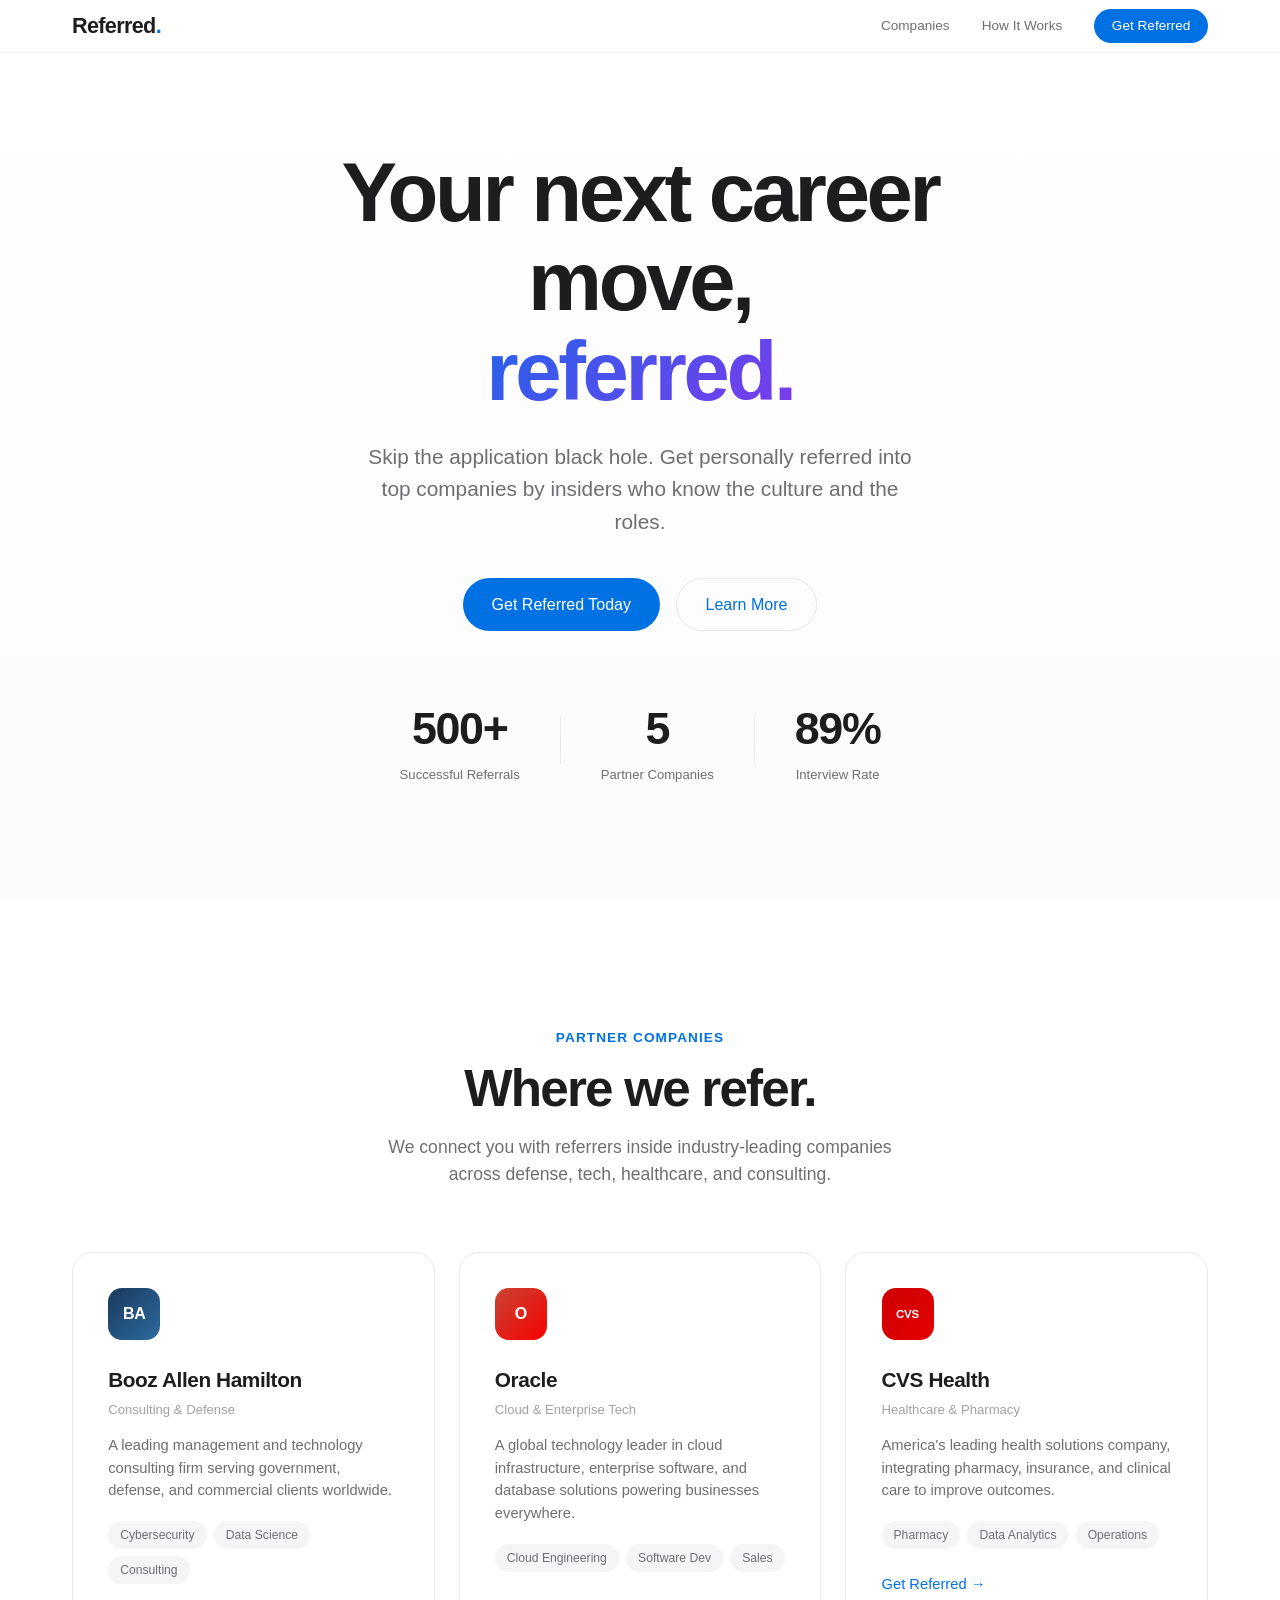
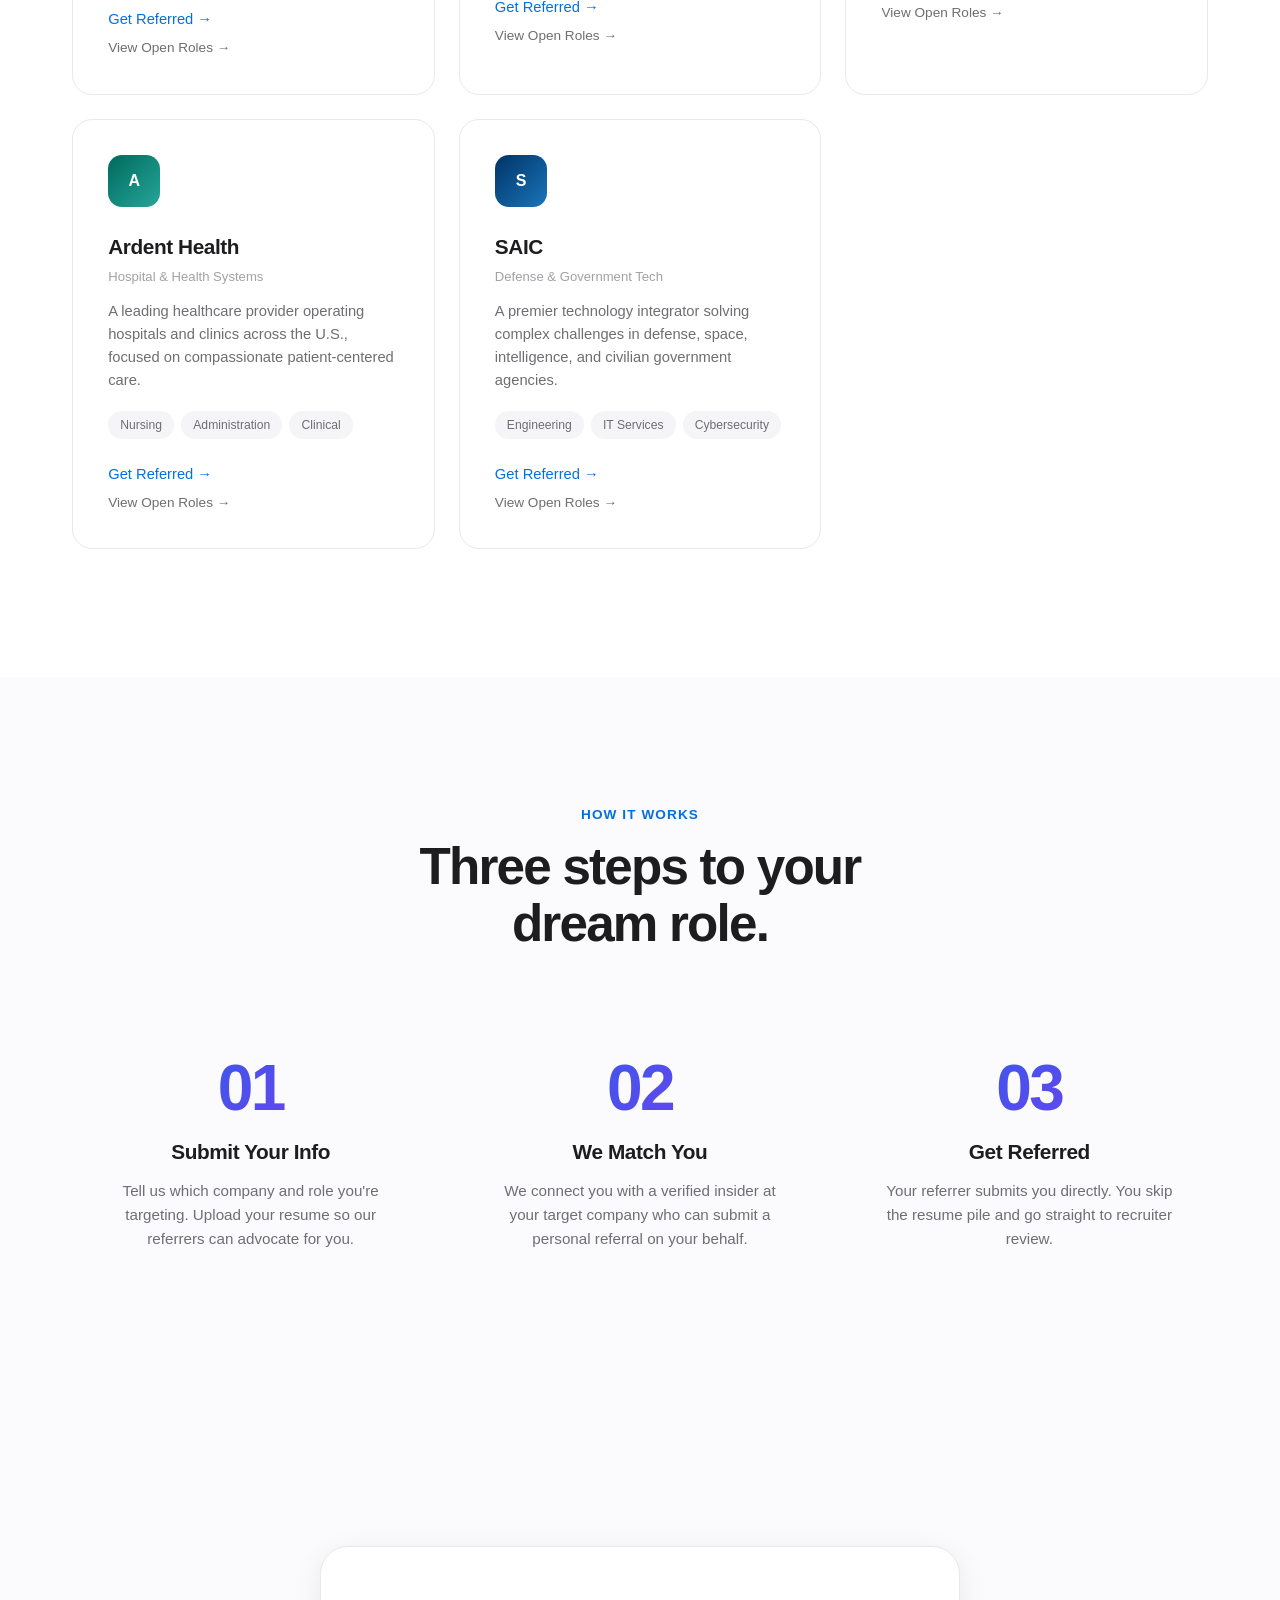
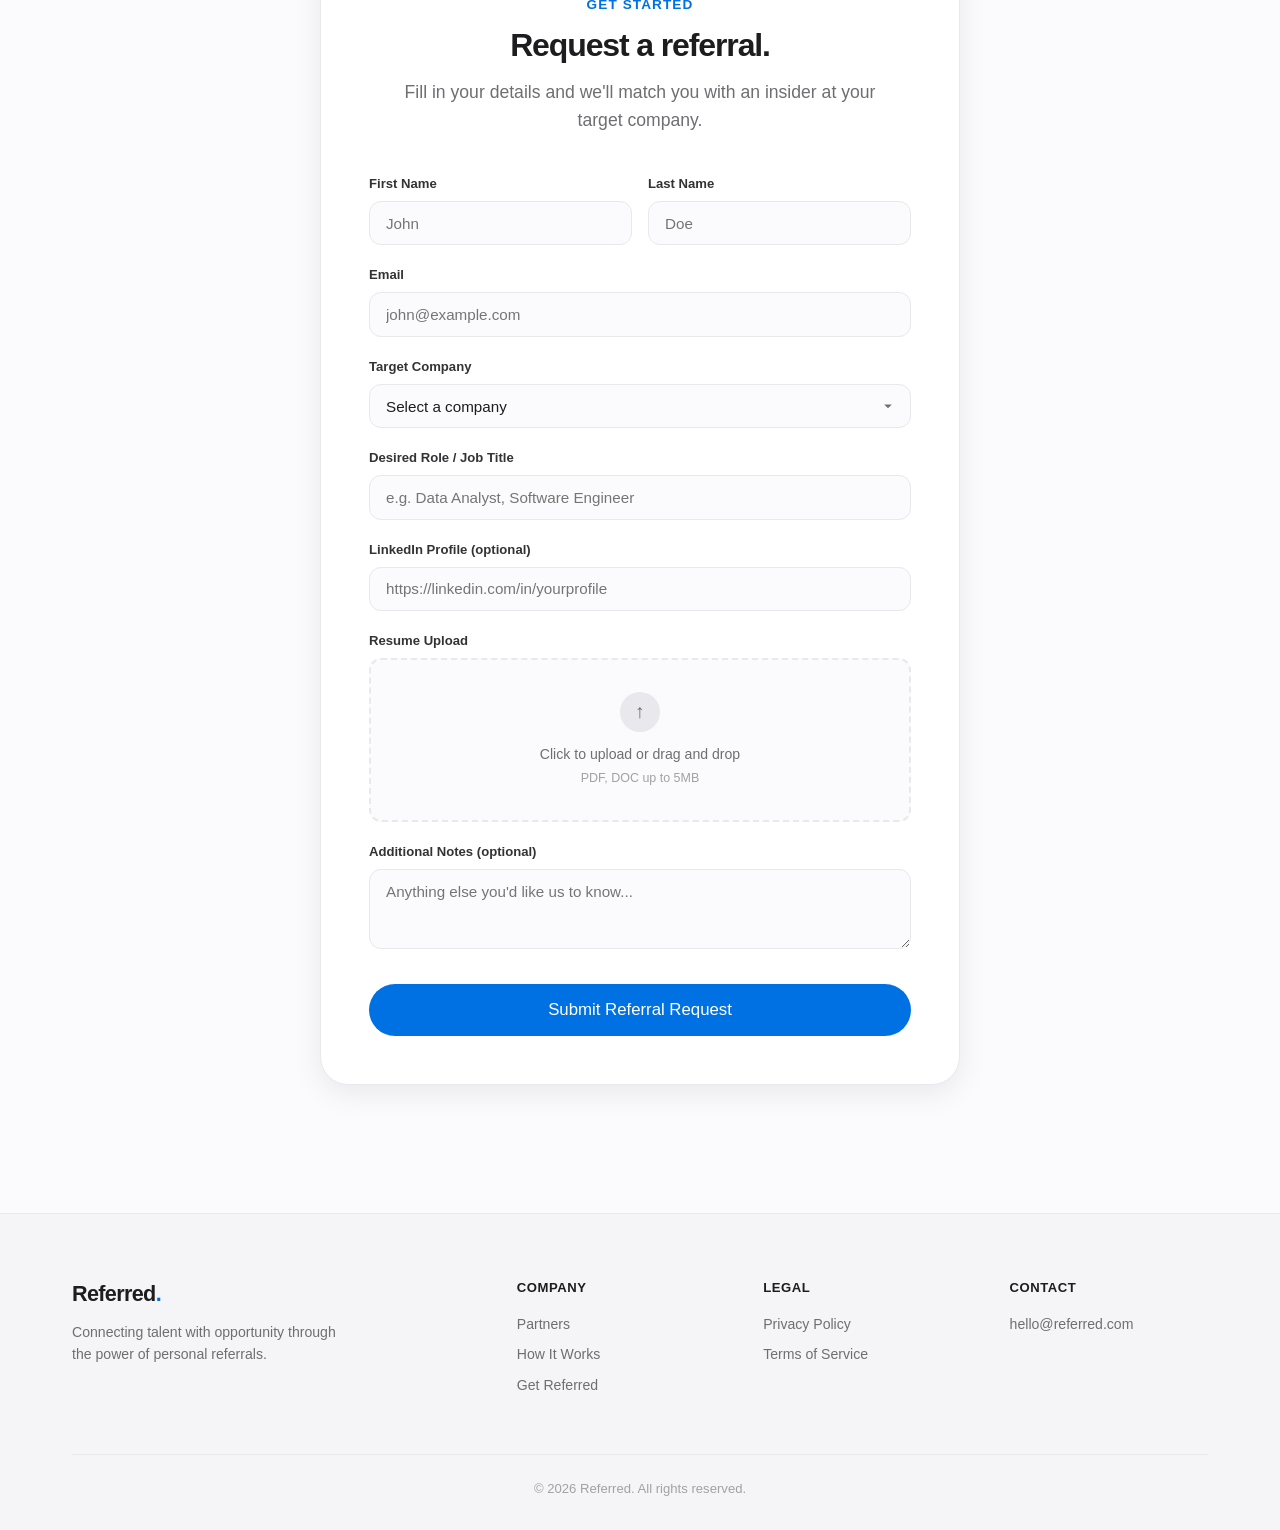
<file: index.html>
<!DOCTYPE html>
<html lang="en">
<head>
  <meta charset="UTF-8">
  <meta name="viewport" content="width=device-width, initial-scale=1.0">
  <title>Referred — Get Hired Through Insider Referrals</title>
  <link rel="stylesheet" href="style.css">
</head>
<body>

  <!-- Navigation -->
  <nav class="navbar">
    <div class="nav-container">
      <a href="#" class="nav-logo">Referred<span class="dot">.</span></a>
      <div class="nav-links">
        <a href="#companies">Companies</a>
        <a href="#how-it-works">How It Works</a>
        <a href="#referral" class="nav-cta">Get Referred</a>
      </div>
      <button class="mobile-toggle" aria-label="Menu">
        <span></span><span></span>
      </button>
    </div>
  </nav>

  <!-- Hero -->
  <section class="hero">
    <div class="hero-content">
      <h1 class="hero-title fade-in">
        Your next career move,<br>
        <span class="gradient-text">referred.</span>
      </h1>
      <p class="hero-subtitle fade-in delay-1">
        Skip the application black hole. Get personally referred into
        top companies by insiders who know the culture and the roles.
      </p>
      <div class="hero-actions fade-in delay-2">
        <a href="#referral" class="btn btn-primary">Get Referred Today</a>
        <a href="#how-it-works" class="btn btn-secondary">Learn More</a>
      </div>
      <div class="hero-stats fade-in delay-3">
        <div class="stat">
          <span class="stat-number" data-target="500">0</span><span class="stat-suffix">+</span>
          <span class="stat-label">Successful Referrals</span>
        </div>
        <div class="stat-divider"></div>
        <div class="stat">
          <span class="stat-number" data-target="5">0</span>
          <span class="stat-label">Partner Companies</span>
        </div>
        <div class="stat-divider"></div>
        <div class="stat">
          <span class="stat-number" data-target="89">0</span><span class="stat-suffix">%</span>
          <span class="stat-label">Interview Rate</span>
        </div>
      </div>
    </div>
  </section>

  <!-- Companies -->
  <section id="companies" class="companies">
    <div class="section-container">
      <div class="section-header fade-in">
        <p class="section-tag">Partner Companies</p>
        <h2 class="section-title">Where we refer.</h2>
        <p class="section-subtitle">
          We connect you with referrers inside industry-leading companies
          across defense, tech, healthcare, and consulting.
        </p>
      </div>

      <div class="company-grid">

        <div class="company-card fade-in">
          <div class="company-icon">
            <div class="icon-circle booz">BA</div>
          </div>
          <h3>Booz Allen Hamilton</h3>
          <p class="company-type">Consulting & Defense</p>
          <p class="company-desc">
            A leading management and technology consulting firm serving government,
            defense, and commercial clients worldwide.
          </p>
          <div class="company-roles">
            <span class="role-tag">Cybersecurity</span>
            <span class="role-tag">Data Science</span>
            <span class="role-tag">Consulting</span>
          </div>
          <div class="card-actions">
            <a href="#referral" class="card-link">Get Referred <span>&rarr;</span></a>
            <a href="https://careers.boozallen.com/jobs/search" target="_blank" rel="noopener noreferrer" class="card-link card-link-secondary">View Open Roles <span>&rarr;</span></a>
          </div>
        </div>

        <div class="company-card fade-in">
          <div class="company-icon">
            <div class="icon-circle oracle">O</div>
          </div>
          <h3>Oracle</h3>
          <p class="company-type">Cloud & Enterprise Tech</p>
          <p class="company-desc">
            A global technology leader in cloud infrastructure, enterprise software,
            and database solutions powering businesses everywhere.
          </p>
          <div class="company-roles">
            <span class="role-tag">Cloud Engineering</span>
            <span class="role-tag">Software Dev</span>
            <span class="role-tag">Sales</span>
          </div>
          <div class="card-actions">
            <a href="#referral" class="card-link">Get Referred <span>&rarr;</span></a>
            <a href="https://careers.oracle.com/en/sites/jobsearch/jobs" target="_blank" rel="noopener noreferrer" class="card-link card-link-secondary">View Open Roles <span>&rarr;</span></a>
          </div>
        </div>

        <div class="company-card fade-in">
          <div class="company-icon">
            <div class="icon-circle cvs">CVS</div>
          </div>
          <h3>CVS Health</h3>
          <p class="company-type">Healthcare & Pharmacy</p>
          <p class="company-desc">
            America's leading health solutions company, integrating pharmacy,
            insurance, and clinical care to improve outcomes.
          </p>
          <div class="company-roles">
            <span class="role-tag">Pharmacy</span>
            <span class="role-tag">Data Analytics</span>
            <span class="role-tag">Operations</span>
          </div>
          <div class="card-actions">
            <a href="#referral" class="card-link">Get Referred <span>&rarr;</span></a>
            <a href="https://jobs.cvshealth.com/us/en/search-results" target="_blank" rel="noopener noreferrer" class="card-link card-link-secondary">View Open Roles <span>&rarr;</span></a>
          </div>
        </div>

        <div class="company-card fade-in">
          <div class="company-icon">
            <div class="icon-circle ardent">A</div>
          </div>
          <h3>Ardent Health</h3>
          <p class="company-type">Hospital & Health Systems</p>
          <p class="company-desc">
            A leading healthcare provider operating hospitals and clinics across
            the U.S., focused on compassionate patient-centered care.
          </p>
          <div class="company-roles">
            <span class="role-tag">Nursing</span>
            <span class="role-tag">Administration</span>
            <span class="role-tag">Clinical</span>
          </div>
          <div class="card-actions">
            <a href="#referral" class="card-link">Get Referred <span>&rarr;</span></a>
            <a href="https://jobs.ardenthealth.com/careers/jobs" target="_blank" rel="noopener noreferrer" class="card-link card-link-secondary">View Open Roles <span>&rarr;</span></a>
          </div>
        </div>

        <div class="company-card fade-in">
          <div class="company-icon">
            <div class="icon-circle saic">S</div>
          </div>
          <h3>SAIC</h3>
          <p class="company-type">Defense & Government Tech</p>
          <p class="company-desc">
            A premier technology integrator solving complex challenges in defense,
            space, intelligence, and civilian government agencies.
          </p>
          <div class="company-roles">
            <span class="role-tag">Engineering</span>
            <span class="role-tag">IT Services</span>
            <span class="role-tag">Cybersecurity</span>
          </div>
          <div class="card-actions">
            <a href="#referral" class="card-link">Get Referred <span>&rarr;</span></a>
            <a href="https://jobs.saic.com/" target="_blank" rel="noopener noreferrer" class="card-link card-link-secondary">View Open Roles <span>&rarr;</span></a>
          </div>
        </div>

      </div>
    </div>
  </section>

  <!-- How It Works -->
  <section id="how-it-works" class="how-it-works">
    <div class="section-container">
      <div class="section-header fade-in">
        <p class="section-tag">How It Works</p>
        <h2 class="section-title">Three steps to your<br>dream role.</h2>
      </div>

      <div class="steps-grid">
        <div class="step fade-in">
          <div class="step-number">01</div>
          <h3>Submit Your Info</h3>
          <p>Tell us which company and role you're targeting. Upload your resume so our referrers can advocate for you.</p>
        </div>
        <div class="step fade-in">
          <div class="step-number">02</div>
          <h3>We Match You</h3>
          <p>We connect you with a verified insider at your target company who can submit a personal referral on your behalf.</p>
        </div>
        <div class="step fade-in">
          <div class="step-number">03</div>
          <h3>Get Referred</h3>
          <p>Your referrer submits you directly. You skip the resume pile and go straight to recruiter review.</p>
        </div>
      </div>
    </div>
  </section>

  <!-- Referral Form -->
  <section id="referral" class="referral-section">
    <div class="section-container">
      <div class="form-wrapper fade-in">
        <div class="form-header">
          <p class="section-tag">Get Started</p>
          <h2 class="section-title">Request a referral.</h2>
          <p class="section-subtitle">Fill in your details and we'll match you with an insider at your target company.</p>
        </div>
        <form id="referral-form" class="referral-form" action="https://formsubmit.co/thelegendaryeman@gmail.com" method="POST" enctype="multipart/form-data">
          <input type="hidden" name="_next" value="https://egyagus.github.io/referred/?submitted=true">
          <input type="hidden" name="_captcha" value="false">
          <input type="hidden" name="_subject" value="New Referral Request">
          <div class="form-row">
            <div class="form-group">
              <label for="firstName">First Name</label>
              <input type="text" id="firstName" name="firstName" placeholder="John" required>
            </div>
            <div class="form-group">
              <label for="lastName">Last Name</label>
              <input type="text" id="lastName" name="lastName" placeholder="Doe" required>
            </div>
          </div>
          <div class="form-group">
            <label for="email">Email</label>
            <input type="email" id="email" name="email" placeholder="john@example.com" required>
          </div>
          <div class="form-group">
            <label for="company">Target Company</label>
            <select id="company" name="company" required>
              <option value="" disabled selected>Select a company</option>
              <option value="booz-allen">Booz Allen Hamilton</option>
              <option value="oracle">Oracle</option>
              <option value="cvs-health">CVS Health</option>
              <option value="ardent-health">Ardent Health</option>
              <option value="saic">SAIC</option>
            </select>
          </div>
          <div class="form-group">
            <label for="role">Desired Role / Job Title</label>
            <input type="text" id="role" name="role" placeholder="e.g. Data Analyst, Software Engineer" required>
          </div>
          <div class="form-group">
            <label for="linkedin">LinkedIn Profile (optional)</label>
            <input type="url" id="linkedin" name="linkedin" placeholder="https://linkedin.com/in/yourprofile">
          </div>
          <div class="form-group">
            <label for="resume">Resume Upload</label>
            <div class="file-upload" id="file-upload">
              <input type="file" id="resume" name="attachment" accept=".pdf,.doc,.docx" hidden>
              <div class="upload-content">
                <div class="upload-icon">&#8593;</div>
                <p>Click to upload or drag and drop</p>
                <p class="upload-hint">PDF, DOC up to 5MB</p>
              </div>
            </div>
          </div>
          <div class="form-group">
            <label for="message">Additional Notes (optional)</label>
            <textarea id="message" name="message" rows="3" placeholder="Anything else you'd like us to know..."></textarea>
          </div>
          <button type="submit" class="btn btn-primary btn-full">Submit Referral Request</button>
        </form>
      </div>
    </div>
  </section>

  <!-- Footer -->
  <footer class="footer">
    <div class="section-container">
      <div class="footer-grid">
        <div class="footer-brand">
          <a href="#" class="nav-logo">Referred<span class="dot">.</span></a>
          <p>Connecting talent with opportunity through the power of personal referrals.</p>
        </div>
        <div class="footer-links">
          <h4>Company</h4>
          <a href="#companies">Partners</a>
          <a href="#how-it-works">How It Works</a>
          <a href="#referral">Get Referred</a>
        </div>
        <div class="footer-links">
          <h4>Legal</h4>
          <a href="privacy.html">Privacy Policy</a>
          <a href="terms.html">Terms of Service</a>
        </div>
        <div class="footer-links">
          <h4>Contact</h4>
          <a href="mailto:hello@referred.com">hello@referred.com</a>
        </div>
      </div>
      <div class="footer-bottom">
        <p>&copy; 2026 Referred. All rights reserved.</p>
      </div>
    </div>
  </footer>

  <!-- Success Modal -->
  <div class="modal-overlay" id="success-modal">
    <div class="modal">
      <div class="modal-icon">&#10003;</div>
      <h3>Request Submitted!</h3>
      <p>We've received your referral request. A member of our team will reach out within 24-48 hours to match you with an insider.</p>
      <button class="btn btn-primary" onclick="closeModal()">Got It</button>
    </div>
  </div>

  <script src="script.js"></script>
</body>
</html>
</file>
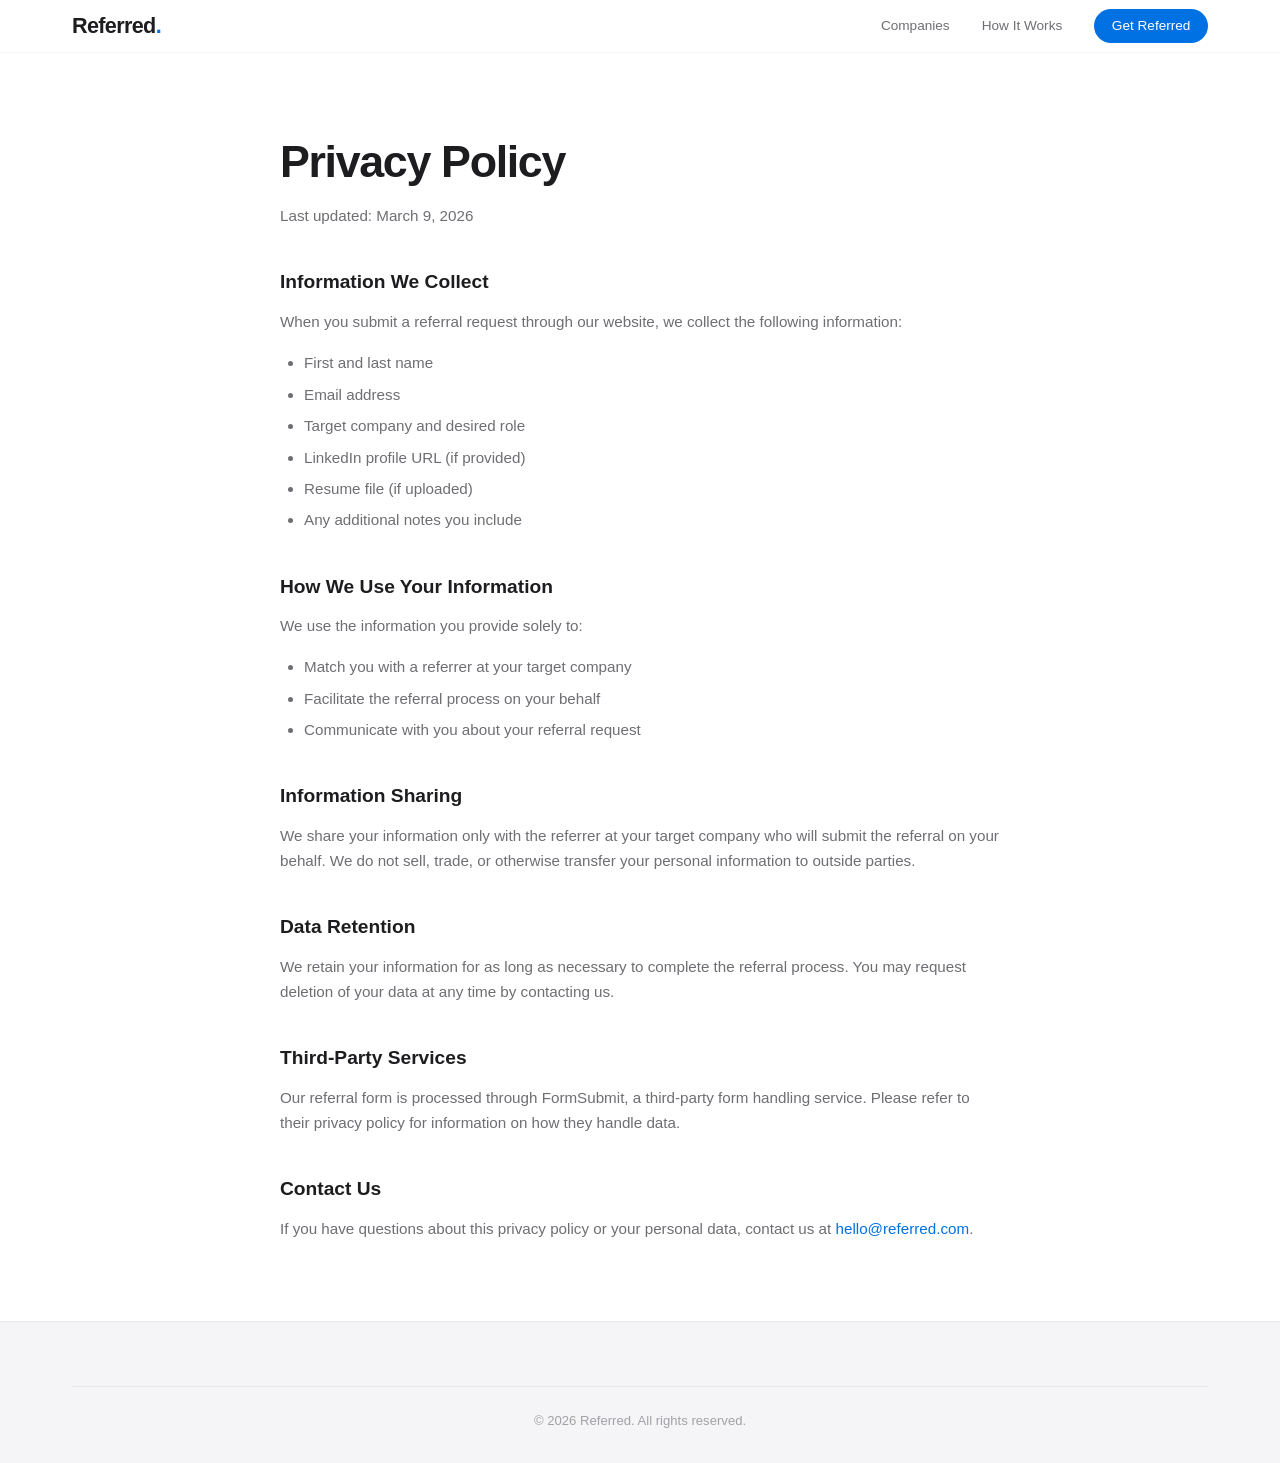
<file: privacy.html>
<!DOCTYPE html>
<html lang="en">
<head>
  <meta charset="UTF-8">
  <meta name="viewport" content="width=device-width, initial-scale=1.0">
  <title>Privacy Policy — Referred</title>
  <link rel="stylesheet" href="style.css">
</head>
<body>

  <nav class="navbar">
    <div class="nav-container">
      <a href="index.html" class="nav-logo">Referred<span class="dot">.</span></a>
      <div class="nav-links">
        <a href="index.html#companies">Companies</a>
        <a href="index.html#how-it-works">How It Works</a>
        <a href="index.html#referral" class="nav-cta">Get Referred</a>
      </div>
      <button class="mobile-toggle" aria-label="Menu">
        <span></span><span></span>
      </button>
    </div>
  </nav>

  <section class="legal-page">
    <div class="section-container">
      <div class="legal-content">
        <h1>Privacy Policy</h1>
        <p class="legal-updated">Last updated: March 9, 2026</p>

        <h2>Information We Collect</h2>
        <p>When you submit a referral request through our website, we collect the following information:</p>
        <ul>
          <li>First and last name</li>
          <li>Email address</li>
          <li>Target company and desired role</li>
          <li>LinkedIn profile URL (if provided)</li>
          <li>Resume file (if uploaded)</li>
          <li>Any additional notes you include</li>
        </ul>

        <h2>How We Use Your Information</h2>
        <p>We use the information you provide solely to:</p>
        <ul>
          <li>Match you with a referrer at your target company</li>
          <li>Facilitate the referral process on your behalf</li>
          <li>Communicate with you about your referral request</li>
        </ul>

        <h2>Information Sharing</h2>
        <p>We share your information only with the referrer at your target company who will submit the referral on your behalf. We do not sell, trade, or otherwise transfer your personal information to outside parties.</p>

        <h2>Data Retention</h2>
        <p>We retain your information for as long as necessary to complete the referral process. You may request deletion of your data at any time by contacting us.</p>

        <h2>Third-Party Services</h2>
        <p>Our referral form is processed through FormSubmit, a third-party form handling service. Please refer to their privacy policy for information on how they handle data.</p>

        <h2>Contact Us</h2>
        <p>If you have questions about this privacy policy or your personal data, contact us at <a href="mailto:hello@referred.com">hello@referred.com</a>.</p>
      </div>
    </div>
  </section>

  <footer class="footer">
    <div class="section-container">
      <div class="footer-bottom">
        <p>&copy; 2026 Referred. All rights reserved.</p>
      </div>
    </div>
  </footer>

</body>
</html>
</file>
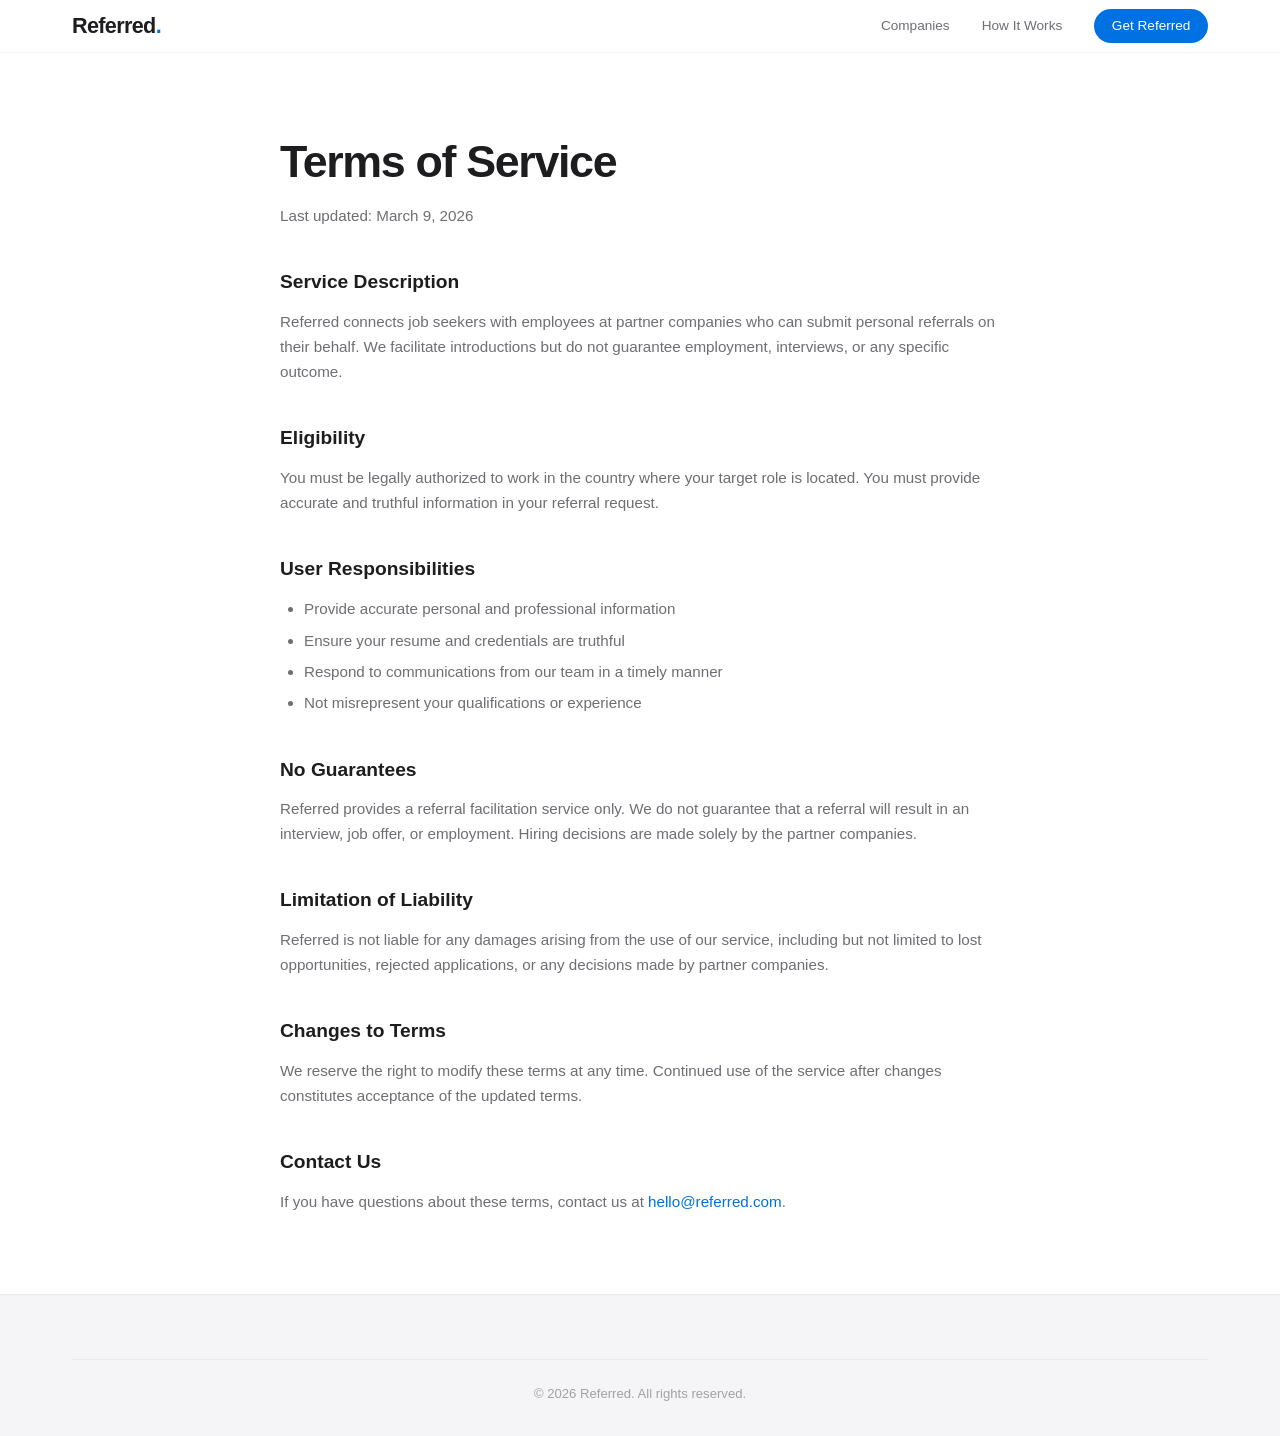
<file: terms.html>
<!DOCTYPE html>
<html lang="en">
<head>
  <meta charset="UTF-8">
  <meta name="viewport" content="width=device-width, initial-scale=1.0">
  <title>Terms of Service — Referred</title>
  <link rel="stylesheet" href="style.css">
</head>
<body>

  <nav class="navbar">
    <div class="nav-container">
      <a href="index.html" class="nav-logo">Referred<span class="dot">.</span></a>
      <div class="nav-links">
        <a href="index.html#companies">Companies</a>
        <a href="index.html#how-it-works">How It Works</a>
        <a href="index.html#referral" class="nav-cta">Get Referred</a>
      </div>
      <button class="mobile-toggle" aria-label="Menu">
        <span></span><span></span>
      </button>
    </div>
  </nav>

  <section class="legal-page">
    <div class="section-container">
      <div class="legal-content">
        <h1>Terms of Service</h1>
        <p class="legal-updated">Last updated: March 9, 2026</p>

        <h2>Service Description</h2>
        <p>Referred connects job seekers with employees at partner companies who can submit personal referrals on their behalf. We facilitate introductions but do not guarantee employment, interviews, or any specific outcome.</p>

        <h2>Eligibility</h2>
        <p>You must be legally authorized to work in the country where your target role is located. You must provide accurate and truthful information in your referral request.</p>

        <h2>User Responsibilities</h2>
        <ul>
          <li>Provide accurate personal and professional information</li>
          <li>Ensure your resume and credentials are truthful</li>
          <li>Respond to communications from our team in a timely manner</li>
          <li>Not misrepresent your qualifications or experience</li>
        </ul>

        <h2>No Guarantees</h2>
        <p>Referred provides a referral facilitation service only. We do not guarantee that a referral will result in an interview, job offer, or employment. Hiring decisions are made solely by the partner companies.</p>

        <h2>Limitation of Liability</h2>
        <p>Referred is not liable for any damages arising from the use of our service, including but not limited to lost opportunities, rejected applications, or any decisions made by partner companies.</p>

        <h2>Changes to Terms</h2>
        <p>We reserve the right to modify these terms at any time. Continued use of the service after changes constitutes acceptance of the updated terms.</p>

        <h2>Contact Us</h2>
        <p>If you have questions about these terms, contact us at <a href="mailto:hello@referred.com">hello@referred.com</a>.</p>
      </div>
    </div>
  </section>

  <footer class="footer">
    <div class="section-container">
      <div class="footer-bottom">
        <p>&copy; 2026 Referred. All rights reserved.</p>
      </div>
    </div>
  </footer>

</body>
</html>
</file>
<file: style.css>
/* ===== RESET & BASE ===== */
*, *::before, *::after {
  margin: 0;
  padding: 0;
  box-sizing: border-box;
}

:root {
  --white: #ffffff;
  --black: #1d1d1f;
  --gray-50: #fbfbfd;
  --gray-100: #f5f5f7;
  --gray-200: #e8e8ed;
  --gray-400: #a1a1a6;
  --gray-600: #6e6e73;
  --gray-800: #333336;
  --blue: #0071e3;
  --blue-hover: #0077ed;
  --blue-light: #e8f4fd;
  --gradient-start: #2563eb;
  --gradient-end: #7c3aed;
  --radius-sm: 12px;
  --radius-md: 20px;
  --radius-lg: 28px;
  --shadow-sm: 0 2px 12px rgba(0,0,0,0.06);
  --shadow-md: 0 8px 30px rgba(0,0,0,0.08);
  --shadow-lg: 0 20px 60px rgba(0,0,0,0.1);
  --transition: 0.3s cubic-bezier(0.25, 0.46, 0.45, 0.94);
}

html {
  scroll-behavior: smooth;
  -webkit-font-smoothing: antialiased;
  -moz-osx-font-smoothing: grayscale;
}

body {
  font-family: -apple-system, BlinkMacSystemFont, 'SF Pro Display', 'SF Pro Text',
    'Helvetica Neue', Helvetica, Arial, sans-serif;
  color: var(--black);
  background: var(--white);
  line-height: 1.5;
  overflow-x: hidden;
}

a {
  text-decoration: none;
  color: inherit;
}

img {
  max-width: 100%;
}

/* ===== ANIMATIONS ===== */
.fade-in {
  opacity: 0;
  transform: translateY(30px);
  transition: opacity 0.8s ease, transform 0.8s ease;
}

.fade-in.visible {
  opacity: 1;
  transform: translateY(0);
}

.delay-1 { transition-delay: 0.15s; }
.delay-2 { transition-delay: 0.3s; }
.delay-3 { transition-delay: 0.45s; }

/* ===== NAVBAR ===== */
.navbar {
  position: fixed;
  top: 0;
  left: 0;
  right: 0;
  z-index: 1000;
  background: rgba(255, 255, 255, 0.72);
  backdrop-filter: saturate(180%) blur(20px);
  -webkit-backdrop-filter: saturate(180%) blur(20px);
  border-bottom: 1px solid rgba(0, 0, 0, 0.04);
  transition: var(--transition);
}

.nav-container {
  max-width: 1200px;
  margin: 0 auto;
  padding: 0 2rem;
  height: 52px;
  display: flex;
  align-items: center;
  justify-content: space-between;
}

.nav-logo {
  font-size: 1.35rem;
  font-weight: 700;
  letter-spacing: -0.03em;
  color: var(--black);
}

.nav-logo .dot {
  color: var(--blue);
}

.nav-links {
  display: flex;
  align-items: center;
  gap: 2rem;
}

.nav-links a {
  font-size: 0.85rem;
  font-weight: 400;
  color: var(--gray-600);
  transition: color var(--transition);
}

.nav-links a:hover {
  color: var(--black);
}

.nav-cta {
  background: var(--blue);
  color: var(--white) !important;
  padding: 0.45rem 1.1rem;
  border-radius: 980px;
  font-weight: 500 !important;
  transition: background var(--transition) !important;
}

.nav-cta:hover {
  background: var(--blue-hover) !important;
}

.mobile-toggle {
  display: none;
  flex-direction: column;
  gap: 5px;
  background: none;
  border: none;
  cursor: pointer;
  padding: 4px;
}

.mobile-toggle span {
  width: 18px;
  height: 1.5px;
  background: var(--black);
  border-radius: 2px;
  transition: var(--transition);
}

/* ===== HERO ===== */
.hero {
  min-height: 100vh;
  display: flex;
  align-items: center;
  justify-content: center;
  text-align: center;
  padding: 8rem 2rem 6rem;
  background: linear-gradient(180deg, var(--white) 0%, var(--gray-50) 100%);
}

.hero-content {
  max-width: 780px;
}

.hero-title {
  font-size: clamp(2.8rem, 7vw, 5.2rem);
  font-weight: 700;
  letter-spacing: -0.04em;
  line-height: 1.08;
  margin-bottom: 1.5rem;
  color: var(--black);
}

.gradient-text {
  background: linear-gradient(135deg, var(--gradient-start), var(--gradient-end));
  -webkit-background-clip: text;
  -webkit-text-fill-color: transparent;
  background-clip: text;
}

.hero-subtitle {
  font-size: clamp(1.05rem, 2.2vw, 1.3rem);
  color: var(--gray-600);
  max-width: 560px;
  margin: 0 auto 2.5rem;
  line-height: 1.55;
  font-weight: 400;
}

.hero-actions {
  display: flex;
  gap: 1rem;
  justify-content: center;
  flex-wrap: wrap;
  margin-bottom: 4rem;
}

/* ===== BUTTONS ===== */
.btn {
  display: inline-flex;
  align-items: center;
  justify-content: center;
  padding: 0.85rem 1.8rem;
  border-radius: 980px;
  font-size: 1rem;
  font-weight: 500;
  cursor: pointer;
  border: none;
  transition: all var(--transition);
  font-family: inherit;
}

.btn-primary {
  background: var(--blue);
  color: var(--white);
}

.btn-primary:hover {
  background: var(--blue-hover);
  transform: scale(1.02);
}

.btn-secondary {
  background: transparent;
  color: var(--blue);
  border: 1px solid var(--gray-200);
}

.btn-secondary:hover {
  background: var(--gray-100);
}

.btn-full {
  width: 100%;
  padding: 1rem;
  font-size: 1.05rem;
  margin-top: 0.5rem;
}

/* ===== STATS ===== */
.hero-stats {
  display: flex;
  justify-content: center;
  align-items: center;
  gap: 2.5rem;
}

.stat {
  text-align: center;
}

.stat-number {
  font-size: 2.8rem;
  font-weight: 700;
  letter-spacing: -0.03em;
  color: var(--black);
}

.stat-suffix {
  font-size: 2.8rem;
  font-weight: 700;
  letter-spacing: -0.03em;
  color: var(--black);
}

.stat-label {
  display: block;
  font-size: 0.82rem;
  color: var(--gray-600);
  margin-top: 0.15rem;
}

.stat-divider {
  width: 1px;
  height: 48px;
  background: var(--gray-200);
}

/* ===== SECTIONS ===== */
.section-container {
  max-width: 1200px;
  margin: 0 auto;
  padding: 0 2rem;
}

.section-header {
  text-align: center;
  margin-bottom: 4rem;
}

.section-tag {
  font-size: 0.85rem;
  font-weight: 600;
  color: var(--blue);
  text-transform: uppercase;
  letter-spacing: 0.08em;
  margin-bottom: 0.75rem;
}

.section-title {
  font-size: clamp(2rem, 4.5vw, 3.2rem);
  font-weight: 700;
  letter-spacing: -0.035em;
  line-height: 1.12;
  margin-bottom: 1rem;
  color: var(--black);
}

.section-subtitle {
  font-size: 1.1rem;
  color: var(--gray-600);
  max-width: 520px;
  margin: 0 auto;
  line-height: 1.55;
}

/* ===== COMPANIES ===== */
.companies {
  padding: 8rem 0;
  background: var(--white);
}

.company-grid {
  display: grid;
  grid-template-columns: repeat(auto-fill, minmax(340px, 1fr));
  gap: 1.5rem;
}

.company-card {
  background: var(--white);
  border: 1px solid var(--gray-200);
  border-radius: var(--radius-md);
  padding: 2.2rem;
  transition: all var(--transition);
  position: relative;
}

.company-card:hover {
  border-color: transparent;
  box-shadow: var(--shadow-lg);
  transform: translateY(-4px);
}

.company-icon {
  margin-bottom: 1.5rem;
}

.icon-circle {
  width: 52px;
  height: 52px;
  border-radius: 14px;
  display: flex;
  align-items: center;
  justify-content: center;
  font-weight: 700;
  font-size: 1rem;
  color: var(--white);
  letter-spacing: -0.02em;
}

.icon-circle.booz     { background: linear-gradient(135deg, #1a3a5c, #2d6aa0); }
.icon-circle.oracle   { background: linear-gradient(135deg, #c74634, #f80000); }
.icon-circle.cvs      { background: linear-gradient(135deg, #c00, #e60000); font-size: 0.72rem; }
.icon-circle.ardent   { background: linear-gradient(135deg, #00695c, #26a69a); }
.icon-circle.saic     { background: linear-gradient(135deg, #003366, #1a75bb); }

.company-card h3 {
  font-size: 1.3rem;
  font-weight: 650;
  letter-spacing: -0.02em;
  margin-bottom: 0.3rem;
}

.company-type {
  font-size: 0.82rem;
  color: var(--gray-400);
  font-weight: 500;
  margin-bottom: 0.85rem;
}

.company-desc {
  font-size: 0.92rem;
  color: var(--gray-600);
  line-height: 1.55;
  margin-bottom: 1.2rem;
}

.company-roles {
  display: flex;
  flex-wrap: wrap;
  gap: 0.45rem;
  margin-bottom: 1.5rem;
}

.role-tag {
  padding: 0.3rem 0.75rem;
  background: var(--gray-100);
  border-radius: 980px;
  font-size: 0.76rem;
  font-weight: 500;
  color: var(--gray-600);
}

.card-actions {
  display: flex;
  flex-direction: column;
  gap: 0.5rem;
}

.card-link {
  font-size: 0.92rem;
  font-weight: 500;
  color: var(--blue);
  transition: var(--transition);
}

.card-link-secondary {
  color: var(--gray-600);
  font-size: 0.85rem;
}

.card-link-secondary:hover {
  color: var(--blue);
}

.card-link span {
  display: inline-block;
  transition: transform var(--transition);
}

.card-link:hover span {
  transform: translateX(4px);
}

/* ===== HOW IT WORKS ===== */
.how-it-works {
  padding: 8rem 0;
  background: var(--gray-50);
}

.steps-grid {
  display: grid;
  grid-template-columns: repeat(3, 1fr);
  gap: 2rem;
}

.step {
  text-align: center;
  padding: 2.5rem 2rem;
}

.step-number {
  font-size: 4rem;
  font-weight: 700;
  letter-spacing: -0.04em;
  background: linear-gradient(135deg, var(--gradient-start), var(--gradient-end));
  -webkit-background-clip: text;
  -webkit-text-fill-color: transparent;
  background-clip: text;
  margin-bottom: 1rem;
  line-height: 1;
}

.step h3 {
  font-size: 1.3rem;
  font-weight: 650;
  letter-spacing: -0.02em;
  margin-bottom: 0.75rem;
}

.step p {
  font-size: 0.95rem;
  color: var(--gray-600);
  line-height: 1.55;
}

/* ===== REFERRAL FORM ===== */
.referral-section {
  padding: 8rem 0;
  background: var(--gray-50);
}

.form-wrapper {
  max-width: 640px;
  margin: 0 auto;
  background: var(--white);
  border-radius: var(--radius-lg);
  padding: 3rem;
  box-shadow: var(--shadow-md);
  border: 1px solid var(--gray-200);
}

.form-header {
  text-align: center;
  margin-bottom: 2.5rem;
}

.form-header .section-title {
  font-size: 2rem;
}

.form-row {
  display: grid;
  grid-template-columns: 1fr 1fr;
  gap: 1rem;
}

.form-group {
  margin-bottom: 1.25rem;
}

.form-group label {
  display: block;
  font-size: 0.82rem;
  font-weight: 600;
  color: var(--gray-800);
  margin-bottom: 0.45rem;
}

.form-group input,
.form-group select,
.form-group textarea {
  width: 100%;
  padding: 0.8rem 1rem;
  border: 1px solid var(--gray-200);
  border-radius: var(--radius-sm);
  font-size: 0.95rem;
  font-family: inherit;
  background: var(--gray-50);
  color: var(--black);
  transition: all var(--transition);
  outline: none;
  appearance: none;
  -webkit-appearance: none;
}

.form-group select {
  background-image: url("data:image/svg+xml,%3Csvg xmlns='http://www.w3.org/2000/svg' width='12' height='12' fill='%236e6e73' viewBox='0 0 16 16'%3E%3Cpath d='M8 11L3 6h10l-5 5z'/%3E%3C/svg%3E");
  background-repeat: no-repeat;
  background-position: right 1rem center;
  padding-right: 2.5rem;
}

.form-group input:focus,
.form-group select:focus,
.form-group textarea:focus {
  border-color: var(--blue);
  background: var(--white);
  box-shadow: 0 0 0 3px rgba(0, 113, 227, 0.12);
}

.form-group textarea {
  resize: vertical;
  min-height: 80px;
}

/* File Upload */
.file-upload {
  border: 2px dashed var(--gray-200);
  border-radius: var(--radius-sm);
  padding: 2rem;
  text-align: center;
  cursor: pointer;
  transition: all var(--transition);
  background: var(--gray-50);
}

.file-upload:hover {
  border-color: var(--blue);
  background: var(--blue-light);
}

.file-upload.dragover {
  border-color: var(--blue);
  background: var(--blue-light);
}

.file-upload.has-file {
  border-color: #34c759;
  background: #f0fdf4;
}

.upload-icon {
  width: 40px;
  height: 40px;
  margin: 0 auto 0.75rem;
  border-radius: 50%;
  background: var(--gray-200);
  display: flex;
  align-items: center;
  justify-content: center;
  font-size: 1.2rem;
  color: var(--gray-600);
}

.upload-content p {
  font-size: 0.88rem;
  color: var(--gray-600);
}

.upload-hint {
  font-size: 0.78rem !important;
  color: var(--gray-400) !important;
  margin-top: 0.25rem;
}

/* ===== MODAL ===== */
.modal-overlay {
  position: fixed;
  inset: 0;
  background: rgba(0, 0, 0, 0.4);
  backdrop-filter: blur(8px);
  -webkit-backdrop-filter: blur(8px);
  display: flex;
  align-items: center;
  justify-content: center;
  z-index: 2000;
  opacity: 0;
  pointer-events: none;
  transition: opacity 0.3s ease;
}

.modal-overlay.active {
  opacity: 1;
  pointer-events: all;
}

.modal {
  background: var(--white);
  border-radius: var(--radius-lg);
  padding: 3rem;
  max-width: 420px;
  text-align: center;
  transform: scale(0.92);
  transition: transform 0.3s ease;
  box-shadow: var(--shadow-lg);
}

.modal-overlay.active .modal {
  transform: scale(1);
}

.modal-icon {
  width: 64px;
  height: 64px;
  margin: 0 auto 1.5rem;
  background: linear-gradient(135deg, #34c759, #30d158);
  border-radius: 50%;
  display: flex;
  align-items: center;
  justify-content: center;
  font-size: 1.8rem;
  color: var(--white);
}

.modal h3 {
  font-size: 1.5rem;
  font-weight: 700;
  letter-spacing: -0.02em;
  margin-bottom: 0.75rem;
}

.modal p {
  font-size: 0.95rem;
  color: var(--gray-600);
  line-height: 1.55;
  margin-bottom: 2rem;
}

/* ===== LEGAL PAGES ===== */
.legal-page {
  padding: 8rem 0 4rem;
  min-height: 80vh;
}

.legal-content {
  max-width: 720px;
  margin: 0 auto;
}

.legal-content h1 {
  font-size: clamp(2rem, 4vw, 2.8rem);
  font-weight: 700;
  letter-spacing: -0.03em;
  margin-bottom: 0.5rem;
}

.legal-updated {
  font-size: 0.88rem;
  color: var(--gray-400);
  margin-bottom: 3rem;
}

.legal-content h2 {
  font-size: 1.2rem;
  font-weight: 650;
  margin-top: 2.5rem;
  margin-bottom: 0.75rem;
}

.legal-content p {
  font-size: 0.95rem;
  color: var(--gray-600);
  line-height: 1.65;
  margin-bottom: 1rem;
}

.legal-content ul {
  margin-bottom: 1rem;
  padding-left: 1.5rem;
}

.legal-content li {
  font-size: 0.95rem;
  color: var(--gray-600);
  line-height: 1.65;
  margin-bottom: 0.4rem;
}

.legal-content a {
  color: var(--blue);
}

.legal-content a:hover {
  text-decoration: underline;
}

/* ===== FOOTER ===== */
.footer {
  padding: 4rem 0 2rem;
  background: var(--gray-100);
  border-top: 1px solid var(--gray-200);
}

.footer-grid {
  display: grid;
  grid-template-columns: 2fr 1fr 1fr 1fr;
  gap: 3rem;
  margin-bottom: 3rem;
}

.footer-brand p {
  font-size: 0.88rem;
  color: var(--gray-600);
  margin-top: 0.75rem;
  line-height: 1.55;
  max-width: 280px;
}

.footer-links h4 {
  font-size: 0.82rem;
  font-weight: 600;
  color: var(--black);
  margin-bottom: 1rem;
  text-transform: uppercase;
  letter-spacing: 0.04em;
}

.footer-links a {
  display: block;
  font-size: 0.88rem;
  color: var(--gray-600);
  margin-bottom: 0.6rem;
  transition: color var(--transition);
}

.footer-links a:hover {
  color: var(--blue);
}

.footer-bottom {
  border-top: 1px solid var(--gray-200);
  padding-top: 1.5rem;
  text-align: center;
}

.footer-bottom p {
  font-size: 0.82rem;
  color: var(--gray-400);
}

/* ===== RESPONSIVE ===== */
@media (max-width: 968px) {
  .company-grid {
    grid-template-columns: repeat(auto-fill, minmax(300px, 1fr));
  }

  .steps-grid {
    grid-template-columns: 1fr;
    gap: 1rem;
  }

  .footer-grid {
    grid-template-columns: 1fr 1fr;
    gap: 2rem;
  }
}

@media (max-width: 768px) {
  .nav-links {
    display: none;
  }

  .mobile-toggle {
    display: flex;
  }

  .nav-links.active {
    display: flex;
    flex-direction: column;
    position: absolute;
    top: 52px;
    left: 0;
    right: 0;
    background: rgba(255, 255, 255, 0.98);
    backdrop-filter: blur(20px);
    padding: 1.5rem 2rem;
    border-bottom: 1px solid var(--gray-200);
    gap: 1rem;
  }

  .hero {
    min-height: auto;
    padding: 7rem 1.5rem 4rem;
  }

  .hero-stats {
    flex-direction: column;
    gap: 1.5rem;
  }

  .stat-divider {
    width: 48px;
    height: 1px;
  }

  .form-row {
    grid-template-columns: 1fr;
  }

  .form-wrapper {
    padding: 2rem 1.5rem;
  }

  .company-grid {
    grid-template-columns: 1fr;
  }

  .footer-grid {
    grid-template-columns: 1fr;
    gap: 2rem;
  }
}
</file>
